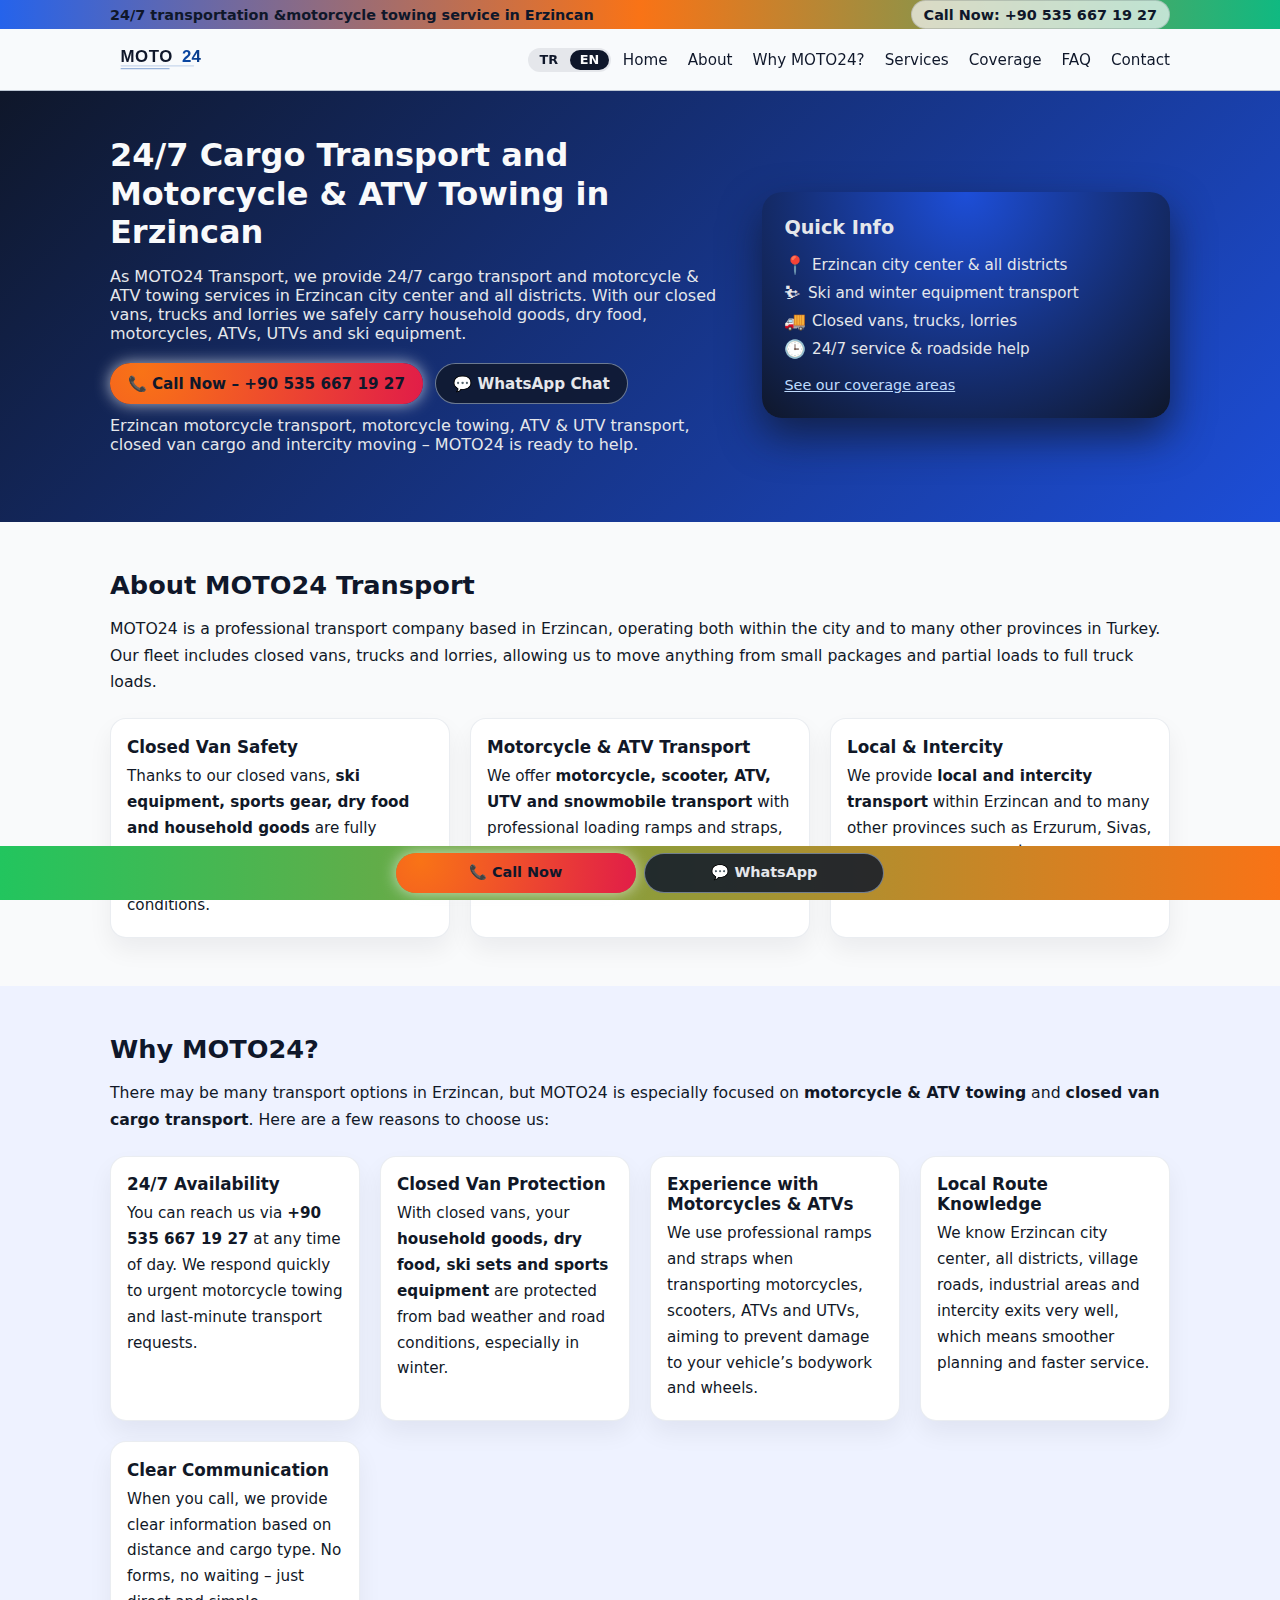
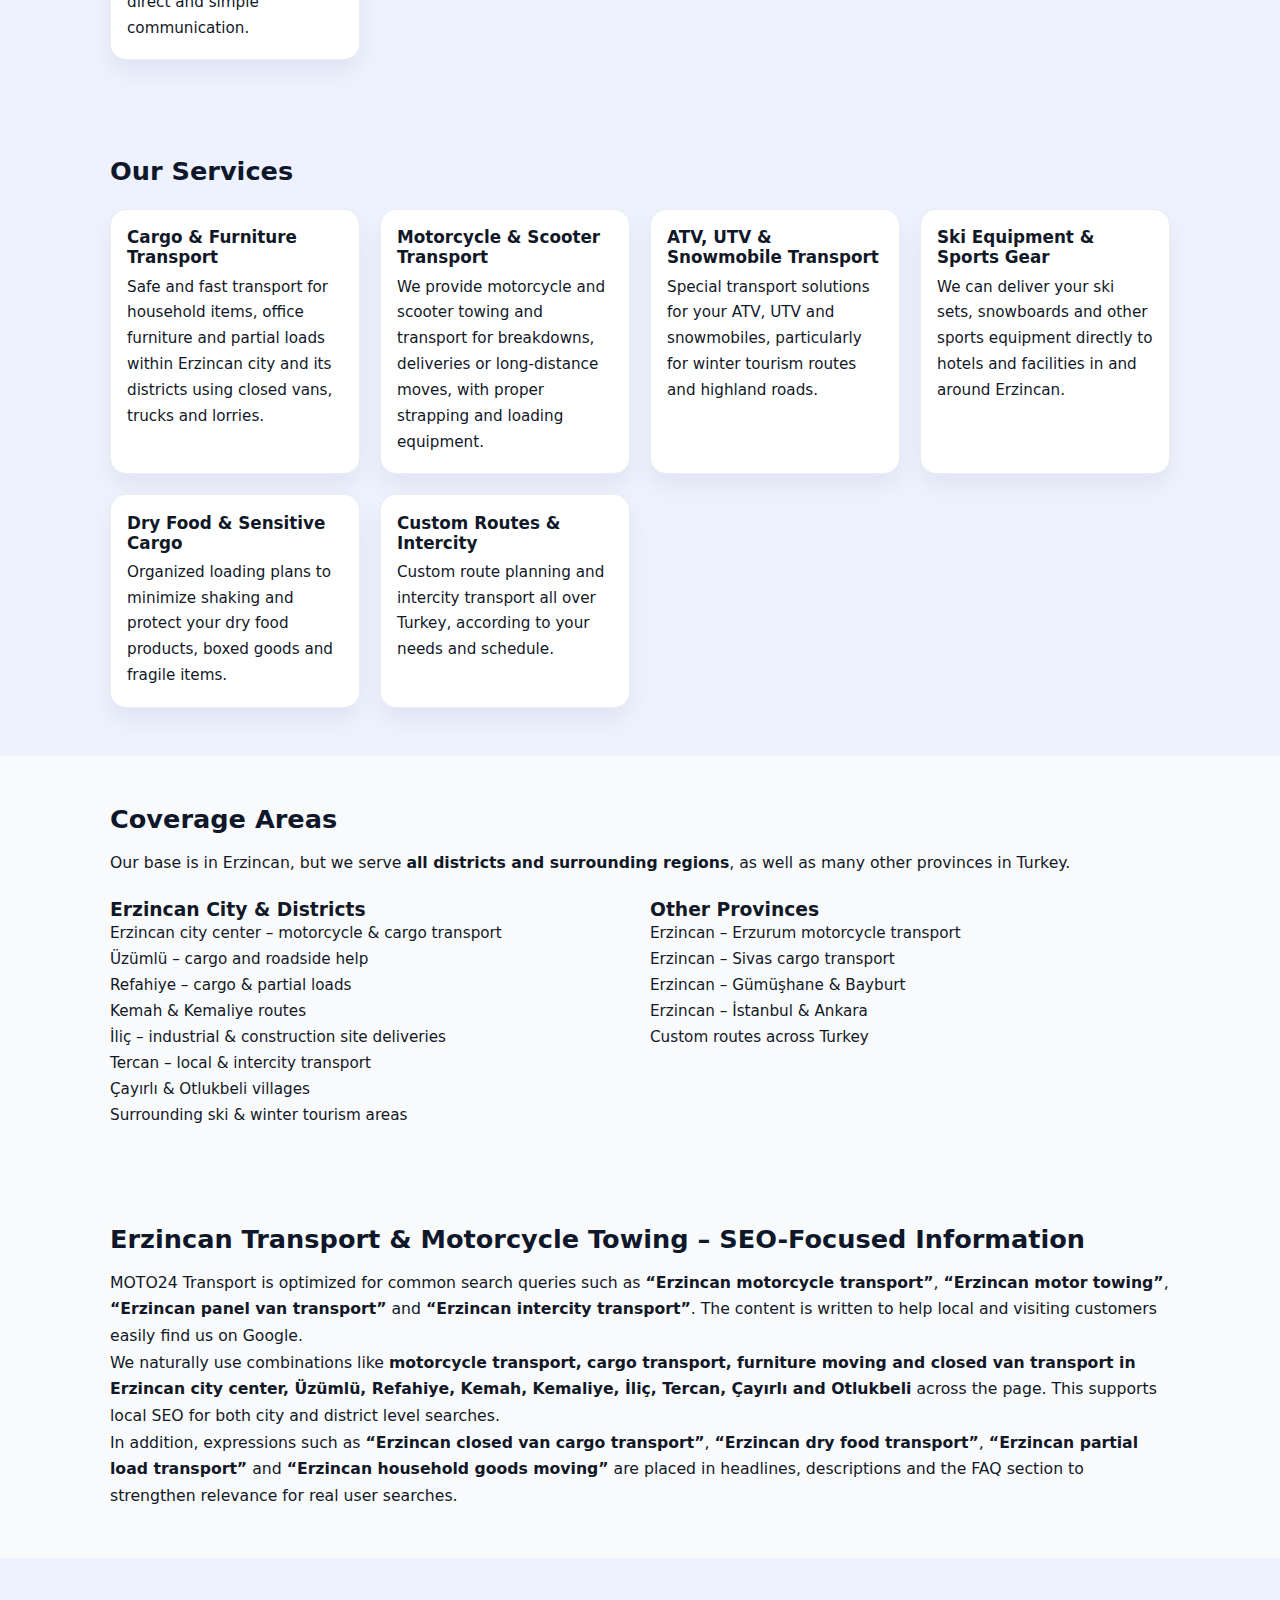
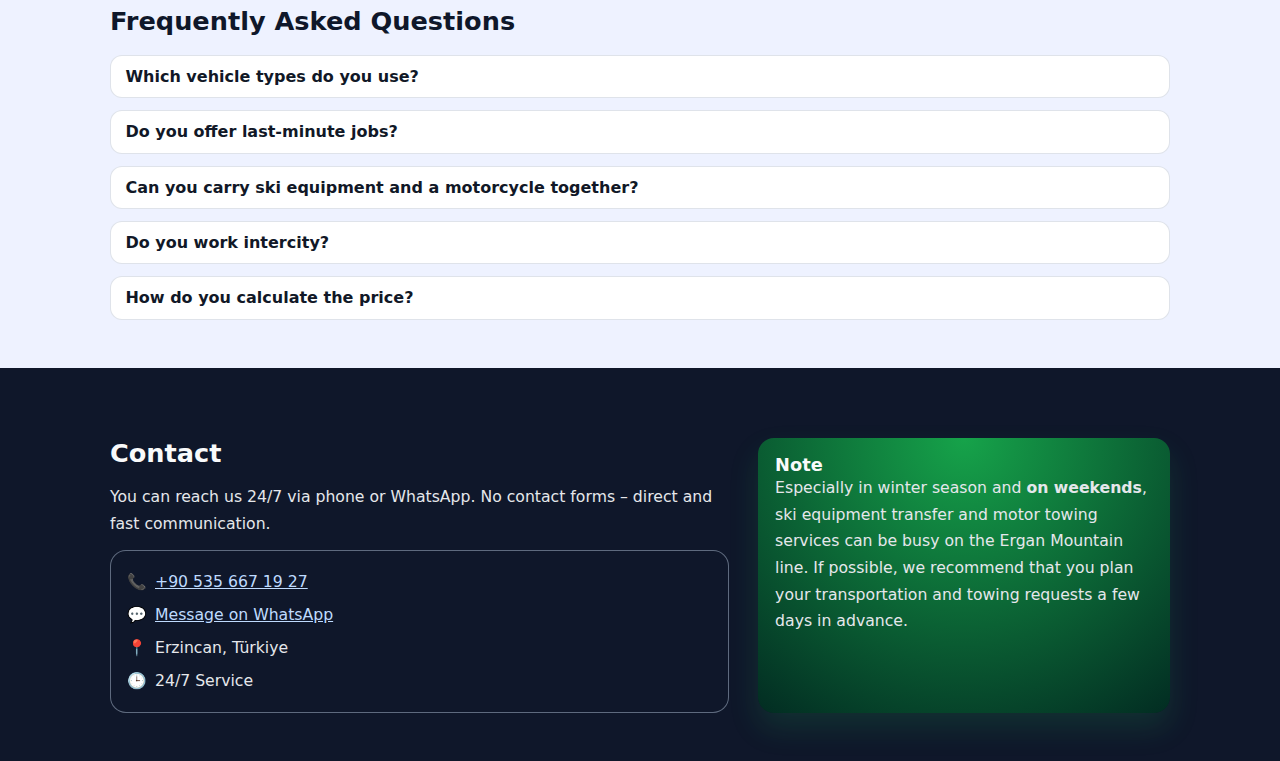
<file: en.html>
<!DOCTYPE html>
<html lang="en">
<head>
    <meta charset="UTF-8">
    <meta name="viewport" content="width=device-width, initial-scale=1.0">
    <title>MOTO24 Transport | 24/7 Cargo &amp; Motorcycle Transport in Erzincan</title>
    <meta name="description" content="MOTO24 Transport offers 24/7 closed van, truck and lorry transport for cargo, household goods, motorcycles, ATVs, UTVs and ski equipment in Erzincan and its districts, as well as motorcycle & ATV towing services.">
    <meta name="keywords" content="Erzincan transport, Erzincan motorcycle transport, Erzincan motor towing, Erzincan panel van transport, Erzincan intercity transport, Erzincan moving company, Erzincan cargo transport, Erzincan ATV transport">
    <meta name="robots" content="index,follow">
    <meta name="author" content="MOTO24 Transport">
    <link rel="stylesheet" href="css/style.css">
    <link rel="icon" type="image/svg+xml" href="assets/logo.svg">
</head>
<body>
    <!-- TOP BAR -->
    <div class="top-bar">
        <div class="container flex-between">
            <p class="top-bar-text">
                24/7 transportation &amp;motorcycle towing service in Erzincan
            </p>
            <a href="tel:+905356671927" class="top-bar-call blink">Call Now: +90 535 667 19 27</a>
        </div>
    </div>

    <!-- HEADER -->
    <header class="main-header">
        <div class="container flex-between">
            <div class="logo-wrap">
                <a href="#hero">
                    <img src="assets/logo.svg" alt="MOTO24 Transport Logo">
                </a>
            </div>
            <div class="header-right">
                <div class="lang-switch-group">
                    <a href="index.html" class="lang-btn">TR</a>
                    <a href="en.html" class="lang-btn lang-active">EN</a>
                </div>
                <button class="nav-toggle" aria-label="Toggle Menu">
                    ☰
                </button>
                <nav class="main-nav">
                    <ul>
                        <li><a href="#hero">Home</a></li>
                        <li><a href="#about">About</a></li>
                        <li><a href="#why">Why MOTO24?</a></li>
                        <li><a href="#services">Services</a></li>
                        <li><a href="#areas">Coverage</a></li>
                        <li><a href="#faq">FAQ</a></li>
                        <li><a href="#contact">Contact</a></li>
                    </ul>
                </nav>
            </div>
        </div>
    </header>

    <main>
        <!-- HERO -->
        <section id="hero" class="hero-section">
            <div class="container hero-grid">
                <div class="hero-text">
                    <h1>24/7 Cargo Transport and Motorcycle &amp; ATV Towing in Erzincan</h1>
                    <p>
                        As MOTO24 Transport, we provide 24/7 cargo transport and
                        motorcycle &amp; ATV towing services in Erzincan city center and all
                        districts. With our closed vans, trucks and lorries we safely carry
                        household goods, dry food, motorcycles, ATVs, UTVs and ski equipment.
                    </p>
                    <div class="hero-cta">
                        <a href="tel:+905356671927" class="btn primary-btn blink">
                            📞 Call Now – +90 535 667 19 27
                        </a>
                        <a href="https://wa.me/905356671927?text=Hello%20MOTO24%2C%20I%20need%20a%20transport%20service%20in%20Erzincan." class="btn secondary-btn" target="_blank" rel="noopener">
                            💬 WhatsApp Chat
                        </a>
                    </div>
                    <p class="hero-seo">
                        Erzincan motorcycle transport, motorcycle towing, ATV &amp; UTV transport,
                        closed van cargo and intercity moving – MOTO24 is ready to help.
                    </p>
                </div>
                <div class="hero-side-box">
                    <h2>Quick Info</h2>
                    <ul>
                        <li><span>📍</span> Erzincan city center &amp; all districts</li>
                        <li><span>⛷</span> Ski and winter equipment transport</li>
                        <li><span>🚚</span> Closed vans, trucks, lorries</li>
                        <li><span>🕒</span> 24/7 service &amp; roadside help</li>
                    </ul>
                    <a href="#areas" class="link-underline">See our coverage areas</a>
                </div>
            </div>
        </section>

        <!-- ABOUT -->
        <section id="about" class="section">
            <div class="container">
                <h2>About MOTO24 Transport</h2>
                <p>
                    MOTO24 is a professional transport company based in Erzincan, operating both
                    within the city and to many other provinces in Turkey. Our fleet includes
                    closed vans, trucks and lorries, allowing us to move anything from small
                    packages and partial loads to full truck loads.
                </p>
                <div class="feature-grid">
                    <article class="feature-card">
                        <h3>Closed Van Safety</h3>
                        <p>
                            Thanks to our closed vans, <strong>ski equipment, sports gear, dry food and
                            household goods</strong> are fully protected from rain, snow and wind – a big
                            advantage in Erzincan’s winter conditions.
                        </p>
                    </article>
                    <article class="feature-card">
                        <h3>Motorcycle &amp; ATV Transport</h3>
                        <p>
                            We offer <strong>motorcycle, scooter, ATV, UTV and snowmobile transport</strong>
                            with professional loading ramps and straps, especially for demanding routes
                            and winter tourism areas.
                        </p>
                    </article>
                    <article class="feature-card">
                        <h3>Local &amp; Intercity</h3>
                        <p>
                            We provide <strong>local and intercity transport</strong> within Erzincan
                            and to many other provinces such as Erzurum, Sivas, Gümüşhane, Bayburt,
                            İstanbul and Ankara.
                        </p>
                    </article>
                </div>
            </div>
        </section>

        <!-- WHY MOTO24 -->
        <section id="why" class="section section-alt">
            <div class="container">
                <h2>Why MOTO24?</h2>
                <p>
                    There may be many transport options in Erzincan, but MOTO24 is especially focused on
                    <strong>motorcycle &amp; ATV towing</strong> and <strong>closed van cargo transport</strong>.
                    Here are a few reasons to choose us:
                </p>
                <div class="feature-grid">
                    <article class="feature-card">
                        <h3>24/7 Availability</h3>
                        <p>
                            You can reach us via <strong>+90 535 667 19 27</strong> at any time of day.
                            We respond quickly to urgent motorcycle towing and last-minute transport requests.
                        </p>
                    </article>
                    <article class="feature-card">
                        <h3>Closed Van Protection</h3>
                        <p>
                            With closed vans, your <strong>household goods, dry food, ski sets and sports
                            equipment</strong> are protected from bad weather and road conditions, especially
                            in winter.
                        </p>
                    </article>
                    <article class="feature-card">
                        <h3>Experience with Motorcycles &amp; ATVs</h3>
                        <p>
                            We use professional ramps and straps when transporting motorcycles, scooters,
                            ATVs and UTVs, aiming to prevent damage to your vehicle’s bodywork and wheels.
                        </p>
                    </article>
                    <article class="feature-card">
                        <h3>Local Route Knowledge</h3>
                        <p>
                            We know Erzincan city center, all districts, village roads, industrial areas
                            and intercity exits very well, which means smoother planning and faster service.
                        </p>
                    </article>
                    <article class="feature-card">
                        <h3>Clear Communication</h3>
                        <p>
                            When you call, we provide clear information based on distance and cargo type.
                            No forms, no waiting – just direct and simple communication.
                        </p>
                    </article>
                </div>
            </div>
        </section>

        <!-- SERVICES -->
        <section id="services" class="section section-alt">
            <div class="container">
                <h2>Our Services</h2>
                <div class="service-grid">
                    <article class="service-card">
                        <h3>Cargo &amp; Furniture Transport</h3>
                        <p>
                            Safe and fast transport for household items, office furniture and
                            partial loads within Erzincan city and its districts using closed vans,
                            trucks and lorries.
                        </p>
                    </article>
                    <article class="service-card">
                        <h3>Motorcycle &amp; Scooter Transport</h3>
                        <p>
                            We provide motorcycle and scooter towing and transport for breakdowns,
                            deliveries or long-distance moves, with proper strapping and loading equipment.
                        </p>
                    </article>
                    <article class="service-card">
                        <h3>ATV, UTV &amp; Snowmobile Transport</h3>
                        <p>
                            Special transport solutions for your ATV, UTV and snowmobiles,
                            particularly for winter tourism routes and highland roads.
                        </p>
                    </article>
                    <article class="service-card">
                        <h3>Ski Equipment &amp; Sports Gear</h3>
                        <p>
                            We can deliver your ski sets, snowboards and other sports equipment
                            directly to hotels and facilities in and around Erzincan.
                        </p>
                    </article>
                    <article class="service-card">
                        <h3>Dry Food &amp; Sensitive Cargo</h3>
                        <p>
                            Organized loading plans to minimize shaking and protect your
                            dry food products, boxed goods and fragile items.
                        </p>
                    </article>
                    <article class="service-card">
                        <h3>Custom Routes &amp; Intercity</h3>
                        <p>
                            Custom route planning and intercity transport all over Turkey,
                            according to your needs and schedule.
                        </p>
                    </article>
                </div>
            </div>
        </section>

        <!-- AREAS -->
        <section id="areas" class="section">
            <div class="container">
                <h2>Coverage Areas</h2>
                <p>
                    Our base is in Erzincan, but we serve <strong>all districts and surrounding regions</strong>,
                    as well as many other provinces in Turkey.
                </p>
                <div class="areas-grid">
                    <div>
                        <h3>Erzincan City &amp; Districts</h3>
                        <ul class="areas-list">
                            <li>Erzincan city center – motorcycle &amp; cargo transport</li>
                            <li>Üzümlü – cargo and roadside help</li>
                            <li>Refahiye – cargo &amp; partial loads</li>
                            <li>Kemah &amp; Kemaliye routes</li>
                            <li>İliç – industrial &amp; construction site deliveries</li>
                            <li>Tercan – local &amp; intercity transport</li>
                            <li>Çayırlı &amp; Otlukbeli villages</li>
                            <li>Surrounding ski &amp; winter tourism areas</li>
                        </ul>
                    </div>
                    <div>
                        <h3>Other Provinces</h3>
                        <ul class="areas-list">
                            <li>Erzincan – Erzurum motorcycle transport</li>
                            <li>Erzincan – Sivas cargo transport</li>
                            <li>Erzincan – Gümüşhane &amp; Bayburt</li>
                            <li>Erzincan – İstanbul &amp; Ankara</li>
                            <li>Custom routes across Turkey</li>
                        </ul>
                    </div>
                </div>
            </div>
        </section>

        <!-- SEO INFO -->
        <section id="seo" class="section">
            <div class="container">
                <h2>Erzincan Transport &amp; Motorcycle Towing – SEO-Focused Information</h2>
                <p>
                    MOTO24 Transport is optimized for common search queries such as
                    <strong>“Erzincan motorcycle transport”</strong>,
                    <strong>“Erzincan motor towing”</strong>,
                    <strong>“Erzincan panel van transport”</strong> and
                    <strong>“Erzincan intercity transport”</strong>. The content is written to
                    help local and visiting customers easily find us on Google.
                </p>
                <p>
                    We naturally use combinations like <strong>motorcycle transport, cargo transport,
                    furniture moving and closed van transport in Erzincan city center, Üzümlü,
                    Refahiye, Kemah, Kemaliye, İliç, Tercan, Çayırlı and Otlukbeli</strong>
                    across the page. This supports local SEO for both city and district level searches.
                </p>
                <p>
                    In addition, expressions such as <strong>“Erzincan closed van cargo transport”</strong>,
                    <strong>“Erzincan dry food transport”</strong>,
                    <strong>“Erzincan partial load transport”</strong> and
                    <strong>“Erzincan household goods moving”</strong> are placed in headlines,
                    descriptions and the FAQ section to strengthen relevance for real user searches.
                </p>
            </div>
        </section>

        <!-- FAQ -->
        <section id="faq" class="section section-alt">
            <div class="container">
                <h2>Frequently Asked Questions</h2>
                <div class="faq-list">
                    <details>
                        <summary>Which vehicle types do you use?</summary>
                        <p>
                            Our fleet includes closed vans, trucks and lorries. We choose the
                            most suitable vehicle depending on the cargo type and distance.
                        </p>
                    </details>
                    <details>
                        <summary>Do you offer last-minute jobs?</summary>
                        <p>
                            Depending on availability, we can arrange last-minute transport
                            within Erzincan and to nearby provinces. Please <a href="tel:+905356671927">call us</a>
                            for instant information.
                        </p>
                    </details>
                    <details>
                        <summary>Can you carry ski equipment and a motorcycle together?</summary>
                        <p>
                            Yes, if it is safe for the load, we can carry both your motorcycle
                            and ski equipment in the same closed van with proper securing.
                        </p>
                    </details>
                    <details>
                        <summary>Do you work intercity?</summary>
                        <p>
                            Yes, besides Erzincan city and districts, we provide intercity
                            transport to many other provinces in Turkey.
                        </p>
                    </details>
                    <details>
                        <summary>How do you calculate the price?</summary>
                        <p>
                            The price depends on service type, distance and cargo size.
                            The easiest way is to call us and share your location and cargo details.
                        </p>
                    </details>
                </div>
            </div>
        </section>

        <!-- CONTACT -->
        <section id="contact" class="section contact-section">
            <div class="container contact-grid">
                <div>
                    <h2>Contact</h2>
                    <p>
                        You can reach us 24/7 via phone or WhatsApp. No contact forms –
                        direct and fast communication.
                    </p>
                    <div class="contact-box">
                        <p class="contact-item"><span>📞</span> <a href="tel:+905356671927">+90 535 667 19 27</a></p>
                        <p class="contact-item"><span>💬</span> <a href="https://wa.me/905356671927?text=Hello%20MOTO24%2C%20I%20need%20a%20transport%20service%20in%20Erzincan." target="_blank" rel="noopener">Message on WhatsApp</a></p>
                        <p class="contact-item"><span>📍</span> Erzincan, Türkiye</p>
                        <p class="contact-item"><span>🕒</span> 24/7 Service</p>
                    </div>
                </div>
                <div class="contact-note">
                    <h3>Note</h3>
                    <p>
                       Especially in <storng>winter season </storng> and <strong>on weekends</strong>, ski equipment transfer and 
                       motor towing services can be busy on the Ergan Mountain line. 
                       If possible, we recommend that you plan your transportation and towing requests a few days in advance.
                    </p>
                </div>
            </div>
        </section>
    </main>

    <!-- MOBILE CTA BAR -->
    <div class="mobile-cta-bar">
        <a href="tel:+905356671927" class="btn primary-btn blink">📞 Call Now</a>
        <a href="https://wa.me/905356671927?text=Hello%20MOTO24%2C%20I%20need%20a%20transport%20service%20in%20Erzincan." class="btn secondary-btn">💬 WhatsApp</a>
    </div>

    <!-- BACK TO TOP -->
    <button class="back-to-top" aria-label="Back to Top">↑</button>

    <script src="js/main.js" defer></script>
</body>
</html>
</file>
<file: css/style.css>
*,
*::before,
*::after {
    box-sizing: border-box;
    margin: 0;
    padding: 0;
}

html {
    scroll-behavior: smooth;
}

body {
    font-family: system-ui, -apple-system, BlinkMacSystemFont, "Segoe UI", sans-serif;
    background: #f3f4f6;
    color: #111827;
}

img {
    max-width: 100%;
    display: block;
}

a {
    text-decoration: none;
    color: inherit;
}

.container {
    width: 100%;
    max-width: 1100px;
    margin: 0 auto;
    padding: 0 1.25rem;
}

.flex-between {
    display: flex;
    align-items: center;
    justify-content: space-between;
}

/* TOP BAR */

.top-bar {
    background: linear-gradient(90deg, #2563eb, #f97316, #10b981);
    color: #0f172a;
    font-size: 0.9rem;
}

.top-bar-text {
    font-weight: 600;
}

.top-bar-call {
    font-weight: 700;
    padding: 0.35rem 0.75rem;
    border-radius: 999px;
    background: rgba(248, 250, 252, 0.7);
    border: 1px solid rgba(15, 23, 42, 0.15);
}

/* HEADER */

.main-header {
    position: sticky;
    top: 0;
    z-index: 999;
    background: rgba(248, 250, 252, 0.96);
    backdrop-filter: blur(10px);
    border-bottom: 1px solid rgba(148, 163, 184, 0.6);
}

.main-header .container {
    padding-top: 0.6rem;
    padding-bottom: 0.6rem;
}

.logo-wrap img {
    height: 42px;
}

.header-right {
    display: flex;
    align-items: center;
    gap: 0.75rem;
}

.main-nav ul {
    list-style: none;
    display: flex;
    gap: 1.25rem;
    align-items: center;
    font-size: 0.95rem;
}

.main-nav a {
    color: #0f172a;
    font-weight: 500;
    position: relative;
}

.main-nav a::after {
    content: "";
    position: absolute;
    left: 0;
    bottom: -4px;
    width: 0;
    height: 2px;
    border-radius: 999px;
    background: linear-gradient(90deg, #f97316, #10b981);
    transition: width 0.2s ease;
}

.main-nav a:hover::after {
    width: 100%;
}

/* Dil anahtarı */

.lang-switch-group {
    display: inline-flex;
    align-items: center;
    gap: 0.15rem;
    padding: 2px;
    border-radius: 999px;
    background: #e5e7eb;
}

.lang-btn {
    font-size: 0.8rem;
    padding: 0.15rem 0.6rem;
    border-radius: 999px;
    font-weight: 600;
    color: #0f172a;
}

.lang-btn.lang-active {
    background: #0f172a;
    color: #f9fafb;
}

.nav-toggle {
    background: none;
    border: none;
    color: #0f172a;
    font-size: 1.6rem;
    display: none;
    cursor: pointer;
}

/* HERO */

.hero-section {
    padding: 2.8rem 0 3rem;
    color: #f9fafb;
    background: linear-gradient(135deg, #0f172a, #1d4ed8);
}

.hero-grid {
    display: grid;
    grid-template-columns: minmax(0, 3fr) minmax(0, 2fr);
    gap: 2.5rem;
    align-items: center;
}

.hero-text h1 {
    font-size: 2rem;
    line-height: 1.2;
    margin-bottom: 1rem;
}

.hero-text p {
    font-size: 1rem;
    color: #e5e7eb;
    margin-bottom: 1.25rem;
}

.hero-seo {
    font-size: 0.9rem;
    color: #e5e7eb;
}

.hero-cta {
    display: flex;
    flex-wrap: wrap;
    gap: 0.75rem;
    margin-bottom: 0.75rem;
}

.btn {
    display: inline-flex;
    align-items: center;
    justify-content: center;
    padding: 0.65rem 1.1rem;
    border-radius: 999px;
    font-weight: 600;
    font-size: 0.95rem;
    cursor: pointer;
    border: none;
}

.primary-btn {
    background: radial-gradient(circle at 10% 20%, #f97316, #e11d48);
    color: #0f172a;
    box-shadow: 0 0 16px rgba(248, 250, 252, 0.7);
}

.secondary-btn {
    background: rgba(15, 23, 42, 0.85);
    color: #e5e7eb;
    border: 1px solid rgba(148, 163, 184, 0.7);
}

.hero-side-box {
    background: radial-gradient(circle at top, #1d4ed8, #0f172a);
    border-radius: 1.25rem;
    padding: 1.5rem 1.4rem;
    box-shadow: 0 18px 40px rgba(15, 23, 42, 0.7);
}

.hero-side-box h2 {
    font-size: 1.2rem;
    margin-bottom: 0.75rem;
    color: #e5e7eb;
}

.hero-side-box ul {
    list-style: none;
    margin-bottom: 0.75rem;
}

.hero-side-box li {
    display: flex;
    align-items: center;
    gap: 0.35rem;
    color: #e5e7eb;
    font-size: 0.95rem;
    padding: 0.25rem 0;
}

.hero-side-box span {
    font-size: 1.1rem;
}

.link-underline {
    font-size: 0.9rem;
    color: #bfdbfe;
    text-decoration: underline;
}

/* SECTIONS GENEL */

.section {
    padding: 3rem 0;
    background: #f9fafb;
}

.section-alt {
    background: #eef2ff;
}

.section h2 {
    font-size: 1.6rem;
    margin-bottom: 1rem;
    color: #0f172a;
}

.section p {
    font-size: 0.98rem;
    line-height: 1.7;
    color: #111827;
}

.feature-grid,
.service-grid,
.areas-grid,
.contact-grid {
    margin-top: 1.4rem;
    display: grid;
    gap: 1.25rem;
}

.feature-grid {
    grid-template-columns: repeat(auto-fit, minmax(230px, 1fr));
}

.service-grid {
    grid-template-columns: repeat(auto-fit, minmax(240px, 1fr));
}

.areas-grid {
    grid-template-columns: repeat(auto-fit, minmax(260px, 1fr));
}

.feature-card,
.service-card {
    background: #ffffff;
    border-radius: 1rem;
    padding: 1.1rem 1rem;
    box-shadow: 0 12px 25px rgba(15, 23, 42, 0.06);
    border: 1px solid rgba(148, 163, 184, 0.2);
}

.feature-card h3,
.service-card h3 {
    font-size: 1.05rem;
    margin-bottom: 0.45rem;
    color: #111827;
}

.feature-card p,
.service-card p {
    font-size: 0.95rem;
}

.areas-list {
    list-style: none;
    padding-left: 0;
}

.areas-list li {
    padding: 0.25rem 0;
    font-size: 0.95rem;
}

.areas-seo {
    margin-top: 1.1rem;
    font-size: 0.9rem;
    color: #4b5563;
}

/* FAQ */

.faq-list {
    margin-top: 1.2rem;
    display: grid;
    gap: 0.75rem;
}

details {
    background: #ffffff;
    border-radius: 0.75rem;
    padding: 0.7rem 0.9rem;
    border: 1px solid rgba(148, 163, 184, 0.3);
    cursor: pointer;
}

summary {
    font-weight: 600;
    list-style: none;
}

summary::-webkit-details-marker {
    display: none;
}

details[open] {
    border-color: #2563eb;
    box-shadow: 0 10px 20px rgba(37, 99, 235, 0.1);
}

details p {
    padding-top: 0.4rem;
    font-size: 0.93rem;
}

/* CONTACT */

.contact-section {
    background: #0f172a;
    color: #e5e7eb;
}

.contact-grid {
    grid-template-columns: minmax(0, 3fr) minmax(0, 2fr);
    gap: 1.8rem;
}

.contact-section h2,
.contact-section h3 {
    color: #f9fafb;
}

.contact-section p {
    color: #e5e7eb;
}

.contact-box {
    margin-top: 0.8rem;
    background: rgba(15, 23, 42, 0.9);
    border-radius: 1rem;
    padding: 0.9rem 1rem;
    border: 1px solid rgba(148, 163, 184, 0.6);
}

.contact-item {
    display: flex;
    align-items: center;
    gap: 0.5rem;
    padding: 0.2rem 0;
    font-size: 0.95rem;
}

.contact-item a {
    color: #bfdbfe;
    text-decoration: underline;
}

.contact-note {
    background: radial-gradient(circle at top, #16a34a, #022c22);
    border-radius: 1rem;
    padding: 1rem 1.1rem;
    box-shadow: 0 15px 30px rgba(34, 197, 94, 0.15);
    font-size: 0.95rem;
}

/* MOBİL ALT CTA BAR */

.mobile-cta-bar {
    position: fixed;
    bottom: 0;
    left: 0;
    right: 0;
    background: linear-gradient(90deg, #22c55e, #f97316);
    padding: 0.45rem 0.7rem;
    display: flex;
    justify-content: center;
    gap: 0.55rem;
    z-index: 998;
}

.mobile-cta-bar .btn {
    flex: 1;
    max-width: 240px;
    font-size: 0.9rem;
}

/* BACK TO TOP */

.back-to-top {
    position: fixed;
    right: 1rem;
    bottom: 3.4rem;
    width: 2.4rem;
    height: 2.4rem;
    border-radius: 999px;
    border: none;
    background: #2563eb;
    color: #f9fafb;
    font-size: 1.2rem;
    cursor: pointer;
    box-shadow: 0 10px 20px rgba(37, 99, 235, 0.6);
    display: none;
    z-index: 997;
}

/* ANİMASYONLAR */

.blink {
    animation: blinkGlow 1.1s ease-in-out infinite alternate;
}

@keyframes blinkGlow {
    from {
        transform: translateY(0);
        box-shadow: 0 0 8px rgba(248, 250, 252, 0.7);
        filter: saturate(1);
    }
    to {
        transform: translateY(-1px);
        box-shadow: 0 0 18px rgba(248, 250, 252, 1);
        filter: saturate(1.25);
    }
}

/* RESPONSIVE */

@media (max-width: 900px) {
    .hero-grid {
        grid-template-columns: 1fr;
    }

    .contact-grid {
        grid-template-columns: 1fr;
    }
}

@media (max-width: 768px) {
    .main-nav {
        position: absolute;
        inset: 56px 0 auto 0;
        background: #f9fafb;
        border-bottom: 1px solid rgba(148, 163, 184, 0.4);
        display: none;
    }

    .main-nav.open {
        display: block;
    }

    .main-nav ul {
        flex-direction: column;
        align-items: flex-start;
        padding: 0.6rem 1.25rem 0.9rem;
        gap: 0.6rem;
    }

    .nav-toggle {
        display: block;
    }

    .top-bar-text {
        display: none;
    }
}
</file>
